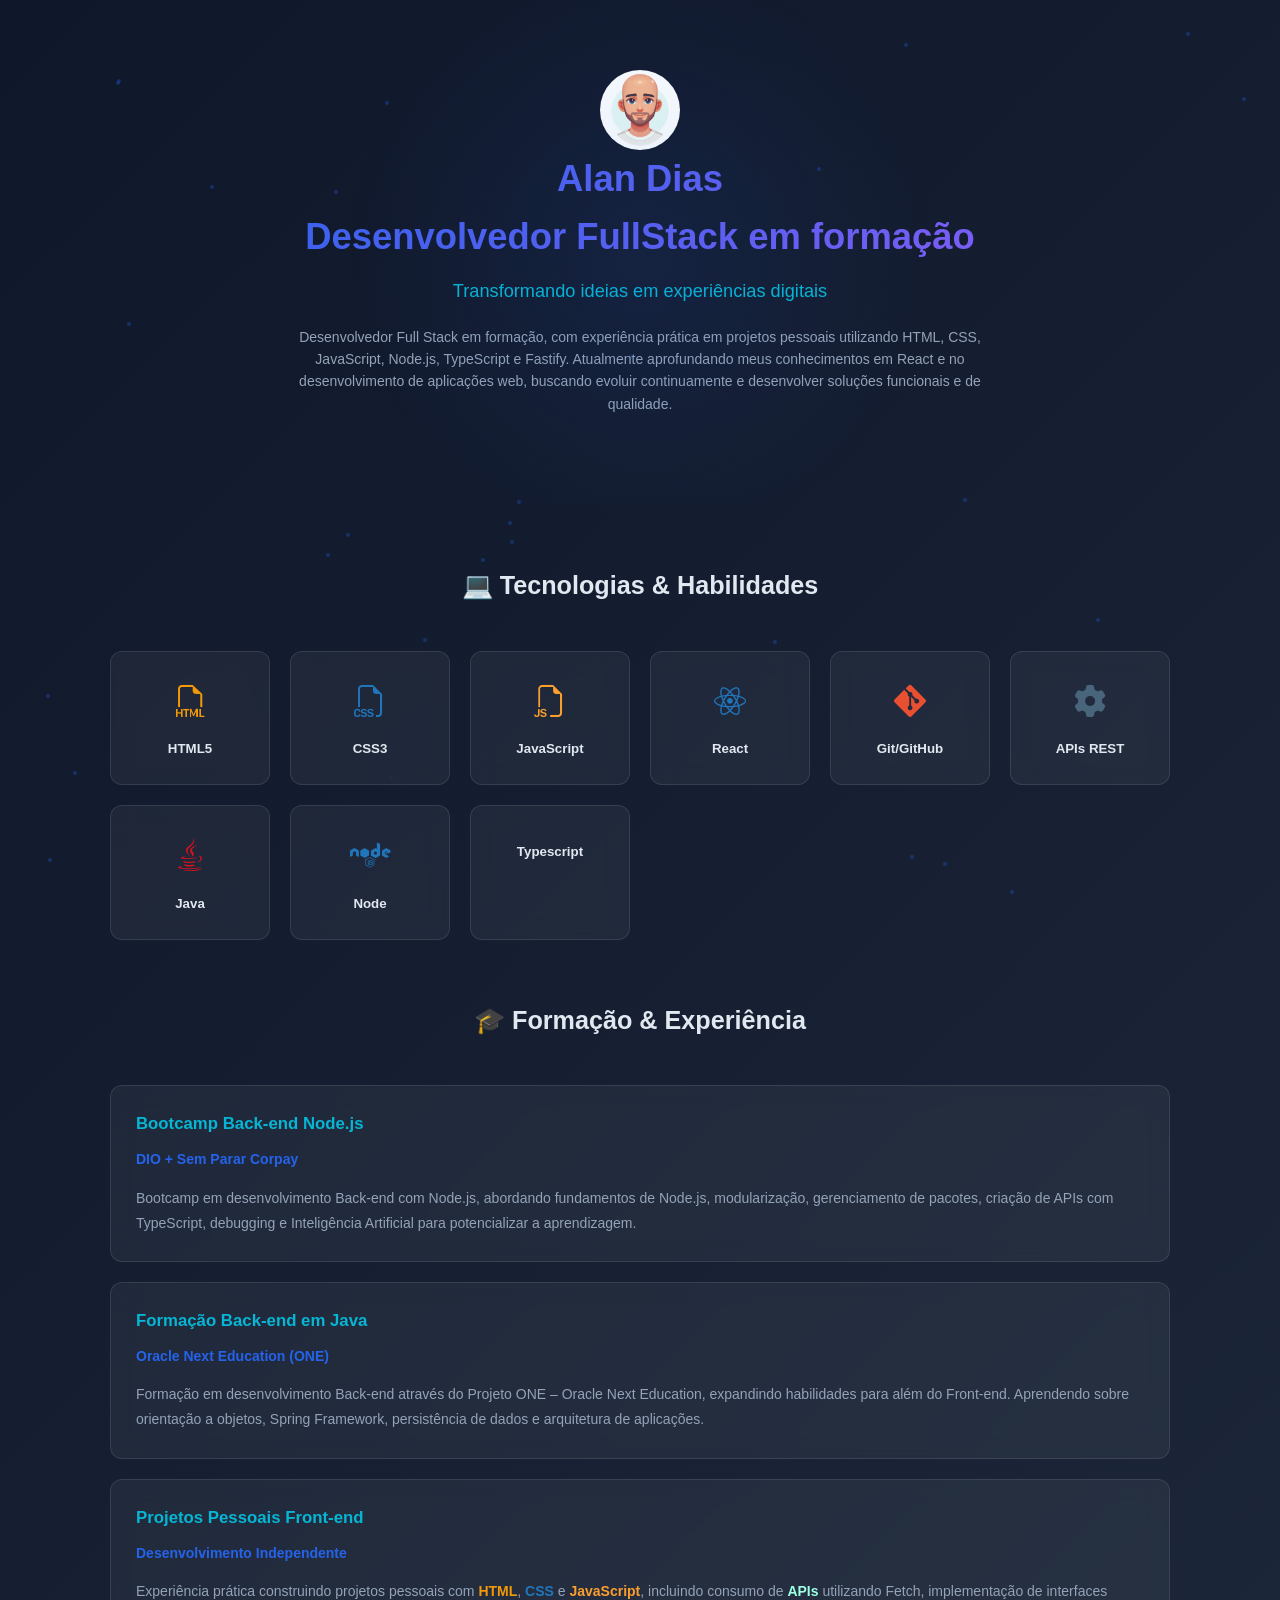
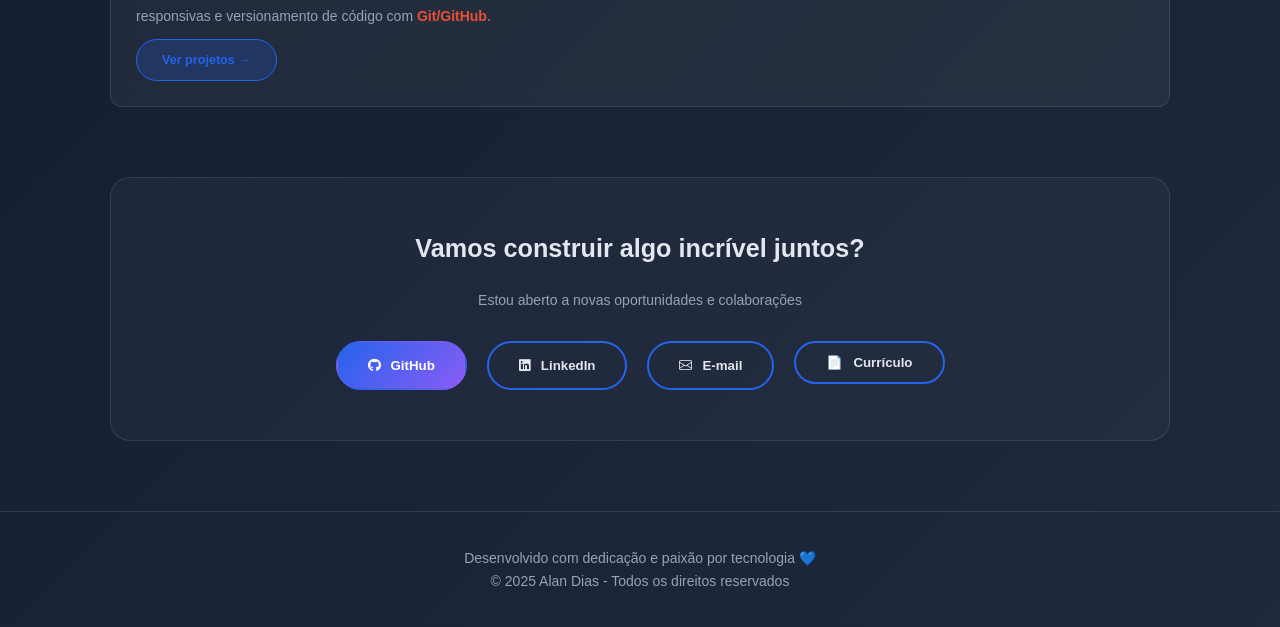
<file: index.html>
<!DOCTYPE html>
<html lang="pt-BR">

<head>
    <meta charset="UTF-8">
    <meta name="viewport" content="width=device-width, initial-scale=1.0">
    <title>Portfólio - Desenvolvedor FullStack em formação</title>
    <link rel="stylesheet" href="https://cdn.jsdelivr.net/npm/bootstrap-icons@1.13.1/font/bootstrap-icons.min.css">
    <link rel="stylesheet" href="https://cdnjs.cloudflare.com/ajax/libs/font-awesome/6.5.0/css/all.min.css">
    <link rel="stylesheet" href="assets/css/style.css">
</head>

<body>
    <div class="particles" id="particles"></div>

    <div class="container">
        <header>
            <div class="header-bg"></div>
            <div class="caixa-imagem">
                <img src="assets/imagens/avatar-02.jpeg" alt="">
            </div>
            <h1><strong>Alan Dias</strong>Desenvolvedor FullStack em formação</h1>
            <p class="subtitle">Transformando ideias em experiências digitais</p>
            <p class="description">
                Desenvolvedor Full Stack em formação, com experiência prática em projetos pessoais utilizando HTML, CSS, JavaScript, Node.js, TypeScript e Fastify. Atualmente aprofundando meus conhecimentos em React e no desenvolvimento de aplicações web, buscando evoluir continuamente e desenvolver soluções funcionais e de qualidade.
            </p>
        </header>

        <section class="section">
            <h2 class="section-title">💻 Tecnologias & Habilidades</h2>
            <div class="skills-grid">
                <div class="skill-card">
                    <div class="skill-icon"><i class="bi bi-filetype-html html"></i></div>
                    <div class="skill-name">HTML5</div>
                </div>
                <div class="skill-card">
                    <div class="skill-icon"><i class="bi bi-filetype-css css"></i></div>
                    <div class="skill-name">CSS3</div>
                </div>
                <div class="skill-card">
                    <div class="skill-icon"><i class="bi bi-filetype-js js"></i></div>
                    <div class="skill-name">JavaScript</div>
                </div>
                <div class="skill-card">
                    <div class="skill-icon"><i class="fa-brands fa-react react"></i></i></div>
                    <div class="skill-name">React</div>
                </div>
                <div class="skill-card">
                    <div class="skill-icon"><i class="bi bi-git git"></i></div>
                    <div class="skill-name">Git/GitHub</div>
                </div>
                <div class="skill-card">
                    <div class="skill-icon"><i class="fa-solid fa-gear api"></i></div>
                    <div class="skill-name">APIs REST</div>
                </div>
                <div class="skill-card">
                    <div class="skill-icon"><i class="fa-brands fa-java java"></i></div>
                    <!-- <div class="skill-icon"><i class="fas fa-mug-hot java"></i></div> -->
                    <div class="skill-name">Java</div>
                </div>
                <div class="skill-card">
                    <div class="skill-icon"><i class="fa-brands fa-node node"></i></div>
                    <div class="skill-name">Node</div>
                </div>
                <div class="skill-card">
                    <div class="skill-icon"><i class="bi bi-typescript"></i></div>
                    <div class="skill-name">Typescript</div>
                </div>
            </div>
        </section>

        <section class="section">
            <h2 class="section-title">🎓 Formação & Experiência</h2>

            <div class="experience-card">
                <h3 class="experience-title">Bootcamp Back-end Node.js</h3>
                <p class="experience-org">DIO + Sem Parar Corpay</p>
                <p class="experience-description">
                    Bootcamp em desenvolvimento Back-end com Node.js, abordando fundamentos de Node.js, modularização,
                    gerenciamento de pacotes, criação de APIs com TypeScript, debugging e Inteligência Artificial para
                    potencializar a aprendizagem.
                </p>
            </div>
            <div class="experience-card">
                <h3 class="experience-title">Formação Back-end em Java</h3>
                <p class="experience-org">Oracle Next Education (ONE)</p>
                <p class="experience-description">
                    Formação em desenvolvimento Back-end através do Projeto ONE – Oracle Next Education, expandindo
                    habilidades para além do Front-end.
                    Aprendendo sobre orientação a objetos, Spring Framework, persistência de dados e arquitetura de
                    aplicações.
                </p>
            </div>

            <div class="experience-card">
                <h3 class="experience-title">Projetos Pessoais Front-end</h3>
                <p class="experience-org">Desenvolvimento Independente</p>
                <p class="experience-description">
                    Experiência prática construindo projetos pessoais com <strong class="destaque-html">HTML</strong>,
                    <strong class="destaque-css">CSS</strong> e <strong class="destaque-js">JavaScript</strong>,
                    incluindo consumo de <strong class="destaque-api">APIs</strong> utilizando Fetch, implementação de
                    interfaces responsivas e versionamento de código com <strong
                        class="destaque-git">Git/GitHub</strong>.
                </p>
                <a href="projetos.html" class="btn-project">
                    Ver projetos →
                </a>
            </div>
        </section>

        <section class="cta-section">
            <h2 class="cta-title">Vamos construir algo incrível juntos?</h2>
            <p class="cta-text">Estou aberto a novas oportunidades e colaborações</p>
            <div class="contact-buttons">
                <a href="https://github.com/AlanPedroD" class="btn btn-primary" target="_blank">
                    <span><i class="fa-brands fa-github"></i></span> GitHub
                </a>
                <a href="https://www.linkedin.com/in/alanpedrodiasdesenvolvedor/" class="btn btn-secondary"
                    target="_blank">
                    <span><i class="fa-brands fa-linkedin"></i></span> LinkedIn
                </a>
                <a href="mailto:alandiaslp@hotmail.com" class="btn btn-secondary">
                    <!-- <span>✉️</span> E-mail -->
                    <span><i class="bi bi-envelope"></i></span> E-mail
                </a>
                <!-- HTML -->
                <div class="curriculo-btn-wrapper">
                    <button class="btn btn-secondary curriculo-btn">
                        <span>📄</span> Currículo
                    </button>
                    <div class="curriculo-opcoes">
                        <a href="assets/imagens/curriculo_alan_dias-nv.pdf" download>
                            ⬇️ Baixar
                        </a>
                        <a href="assets/imagens/curriculo_alan_dias-nv.pdf" target="_blank">
                            👁️ Visualizar
                        </a>
                    </div>
                </div>
            </div>
        </section>
    </div>

    <footer>
        <p>Desenvolvido com dedicação e paixão por tecnologia 💙</p>
        <p>&copy; 2025 Alan Dias - Todos os direitos reservados</p>
    </footer>

    <script>
        // Criar partículas animadas de fundo
        const particlesContainer = document.getElementById('particles');
        const particleCount = 30;

        for (let i = 0; i < particleCount; i++) {
            const particle = document.createElement('div');
            particle.className = 'particle';
            particle.style.left = Math.random() * 100 + '%';
            particle.style.top = Math.random() * 100 + '%';
            particle.style.animationDelay = Math.random() * 6 + 's';
            particle.style.animationDuration = (Math.random() * 4 + 4) + 's';
            particlesContainer.appendChild(particle);
        }

        // Animação suave ao rolar
        const observerOptions = {
            threshold: 0.1,
            rootMargin: '0px 0px -50px 0px'
        };

        const observer = new IntersectionObserver((entries) => {
            entries.forEach(entry => {
                if (entry.isIntersecting) {
                    entry.target.style.opacity = '1';
                    entry.target.style.transform = 'translateY(0)';
                }
            });
        }, observerOptions);

        document.querySelectorAll('.section').forEach(section => {
            section.style.opacity = '0';
            section.style.transform = 'translateY(30px)';
            section.style.transition = 'all 0.8s ease';
            observer.observe(section);
        });

        // Efeito parallax suave nos cards de skill
        document.querySelectorAll('.skill-card').forEach(card => {
            card.addEventListener('mousemove', (e) => {
                const rect = card.getBoundingClientRect();
                const x = e.clientX - rect.left;
                const y = e.clientY - rect.top;

                const centerX = rect.width / 2;
                const centerY = rect.height / 2;

                const rotateX = (y - centerY) / 10;
                const rotateY = (centerX - x) / 10;

                card.style.transform = `translateY(-5px) rotateX(${rotateX}deg) rotateY(${rotateY}deg)`;
            });

            card.addEventListener('mouseleave', () => {
                card.style.transform = 'translateY(0) rotateX(0) rotateY(0)';
            });
        });
    </script>
</body>

</html>
</file>
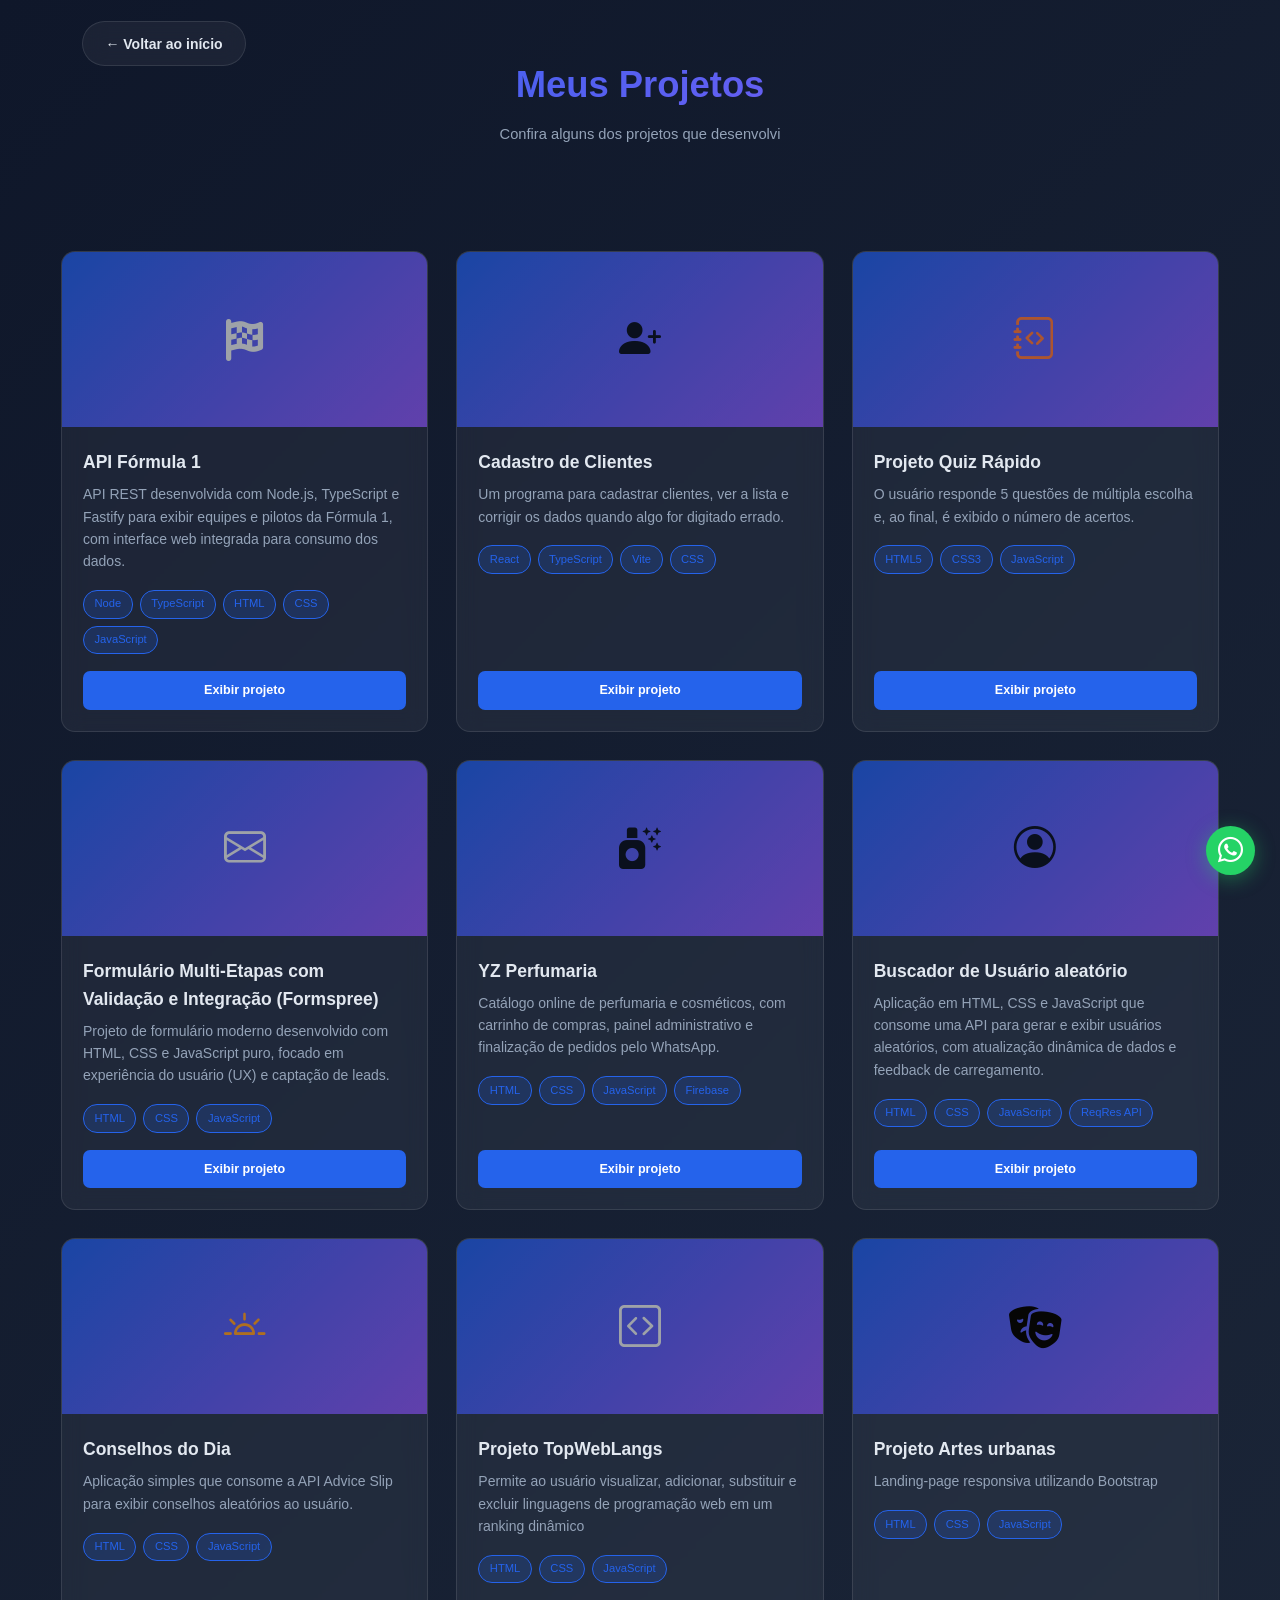
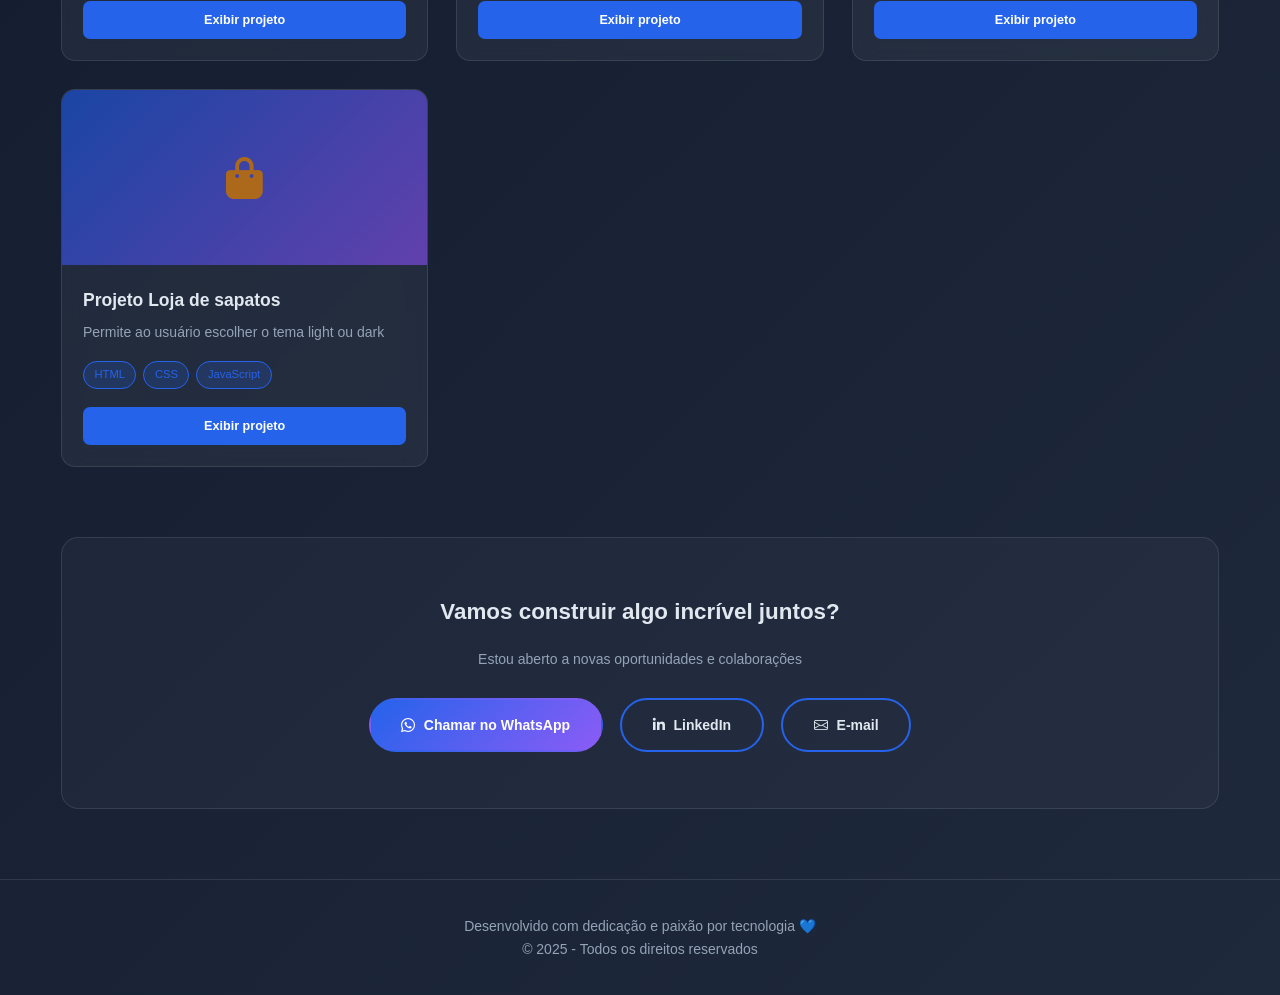
<file: projetos.html>
<!DOCTYPE html>
<html lang="pt-BR">

<head>
    <meta charset="UTF-8">
    <meta name="viewport" content="width=device-width, initial-scale=1.0">
    <title>Meus Projetos - Portfólio</title>
    <link rel="stylesheet" href="https://cdn.jsdelivr.net/npm/bootstrap-icons@1.13.1/font/bootstrap-icons.min.css">
    <link rel="stylesheet" href="https://cdnjs.cloudflare.com/ajax/libs/font-awesome/6.5.0/css/all.min.css">
    <link rel="stylesheet" href="assets/css/projetos.css">

</head>

<body>
    <div class="container">
        <header>
            <a href="index.html" class="back-button">
                ← Voltar ao início
            </a>
            <h1>Meus Projetos</h1>
            <p class="subtitle">Confira alguns dos projetos que desenvolvi</p>
        </header>

        <div class="projects-grid">

            <!-- Projeto 1 -->
            <div class="project-card">
                <div class="project-image"><i class="fa-solid fa-flag-checkered"></i></div>
                <div class="project-content">
                    <h3 class="project-title">API Fórmula 1</h3>
                    <p class="project-description">
                        API REST desenvolvida com Node.js, TypeScript e Fastify para exibir equipes e pilotos da Fórmula 1, com interface web integrada para consumo dos dados.
                    </p>
                    <div class="project-tags">
                        <span class="tag">Node</span>
                        <span class="tag">TypeScript</span>
                        <span class="tag">HTML</span>
                        <span class="tag">CSS</span>
                        <span class="tag">JavaScript</span>
                    </div>
                    <div class="project-links">
                        <a href="https://projeto-api-estudos-dio.onrender.com/" class="project-btn btn-demo"
                            target="_blank">Exibir projeto</a>
                        <!-- <a href="#" class="project-btn btn-code" target="_blank">Código</a> -->
                    </div>
                </div>
            </div>

            <!-- Projeto 2 -->
            <div class="project-card">
                <div class="project-image">
                    <i class="bi bi-person-plus-fill icone-usuario"></i>
                    <!-- <i class="bi bi-person-lines-fill icone-usuario"></i> -->
                     <!-- <i class="bi bi-database-add icone-usuario"></i> -->
                </div>
                <div class="project-content">
                    <h3 class="project-title">Cadastro de Clientes</h3>
                    <p class="project-description">
                        Um programa para cadastrar clientes, ver a lista e corrigir os dados quando algo for digitado errado.
                    </p>
                    <div class="project-tags">
                        <span class="tag">React</span>
                        <span class="tag">TypeScript</span>
                        <span class="tag">Vite</span>
                        <span class="tag">CSS</span>
                    </div>
                    <div class="project-links">
                        <a href="https://alanpedrod.github.io/cadastro-de-clientes-at/" class="project-btn btn-demo"
                            target="_blank">
                            Exibir projeto
                        </a>
                    </div>
                </div>
            </div>

            <!-- Projeto 3 -->
            <div class="project-card">
                <div class="project-image"><i class="bi bi-journal-code icone-caderno"></i></div>
                <div class="project-content">
                    <h3 class="project-title">Projeto Quiz Rápido</h3>
                    <p class="project-description">
                        O usuário responde 5 questões de múltipla escolha e, ao final, é exibido o número de acertos.
                    </p>
                    <div class="project-tags">
                        <span class="tag">HTML5</span>
                        <span class="tag">CSS3</span>
                        <span class="tag">JavaScript</span>
                    </div>
                    <div class="project-links">
                        <a href="https://alanpedrod.github.io/joguinho-quiz/" class="project-btn btn-demo"
                            target="_blank">Exibir projeto</a>
                        <!-- <a href="#" class="project-btn btn-code" target="_blank">Código</a> -->
                    </div>
                </div>
            </div>

            <!-- Projeto 4 -->
            <div class="project-card">
                <div class="project-image"><i class="bi bi-envelope"></i></div>
                <div class="project-content">
                    <h3 class="project-title">Formulário Multi-Etapas com Validação e Integração (Formspree)</h3>
                    <p class="project-description">
                        Projeto de formulário moderno desenvolvido com HTML, CSS e JavaScript puro, focado em experiência do usuário (UX) e captação de leads.
                    </p>
                    <div class="project-tags">
                        <span class="tag">HTML</span>
                        <span class="tag">CSS</span>
                        <span class="tag">JavaScript</span>
                    </div>
                    <div class="project-links">
                        <a href="https://contato-alan-dias.vercel.app/" class="project-btn btn-demo"
                            target="_blank">Exibir projeto</a>
                        <!-- <a href="#" class="project-btn btn-code" target="_blank">Código</a> -->
                    </div>
                </div>
            </div>
            <!-- Projeto 5 -->
            <div class="project-card">
                <div class="project-image"><i class="fa-solid fa-spray-can-sparkles icone-usuario"></i></div>
                <div class="project-content">
                    <h3 class="project-title">YZ Perfumaria</h3>
                    <p class="project-description">
                        Catálogo online de perfumaria e cosméticos, com carrinho de compras, painel administrativo e finalização de pedidos pelo WhatsApp.
                    </p>
                    <div class="project-tags">
                        <span class="tag">HTML</span>
                        <span class="tag">CSS</span>
                        <span class="tag">JavaScript</span>
                        <span class="tag">Firebase</span>
                    </div>
                    <div class="project-links">
                        <a href="https://yz-perfumaria.vercel.app/" class="project-btn btn-demo"
                            target="_blank">Exibir projeto</a>
                        <!-- <a href="#" class="project-btn btn-code" target="_blank">Código</a> -->
                    </div>
                </div>
            </div>

            <!-- Projeto 6 -->
            <div class="project-card">
                <div class="project-image"><i class="bi bi-person-circle icone-usuario"></i></div>
                <div class="project-content">
                    <h3 class="project-title">Buscador de Usuário aleatório</h3>
                    <p class="project-description">
                        Aplicação em HTML, CSS e JavaScript que consome uma API para gerar e exibir usuários aleatórios, com atualização dinâmica de dados e feedback de carregamento.
                    </p>
                    <div class="project-tags">
                        <span class="tag">HTML</span>
                        <span class="tag">CSS</span>
                        <span class="tag">JavaScript</span>
                        <span class="tag">ReqRes API</span>
                    </div>
                    <div class="project-links">
                        <a href="https://alanpedrod.github.io/buscador-de-usuario-aleatorio/" class="project-btn btn-demo"
                            target="_blank">Exibir projeto</a>
                        <!-- <a href="#" class="project-btn btn-code" target="_blank">Código</a> -->
                    </div>
                </div>
            </div>

            <!-- Projeto 7 -->
            <div class="project-card">
                <div class="project-image"><i class="bi bi-brightness-alt-high icone-sol"></i></div>
                <div class="project-content">
                    <h3 class="project-title">Conselhos do Dia</h3>
                    <p class="project-description">
                        Aplicação simples que consome a API Advice Slip para exibir conselhos aleatórios ao usuário.
                    </p>
                    <div class="project-tags">
                        <span class="tag">HTML</span>
                        <span class="tag">CSS</span>
                        <span class="tag">JavaScript</span>
                    </div>
                    <div class="project-links">
                        <a href="https://alanpedrod.github.io/conselhos-do-dia/" class="project-btn btn-demo"
                            target="_blank">Exibir projeto</a>
                        <!-- <a href="#" class="project-btn btn-code" target="_blank">Código</a> -->
                    </div>
                </div>
            </div>

            <!-- Projeto 8 -->
            <div class="project-card">
                <div class="project-image"><i class="bi bi-code-square"></i></div>
                <div class="project-content">
                    <h3 class="project-title">Projeto TopWebLangs</h3>
                    <p class="project-description">
                        Permite ao usuário visualizar, adicionar, substituir e excluir linguagens de programação web em
                        um ranking dinâmico
                    </p>
                    <div class="project-tags">
                        <span class="tag">HTML</span>
                        <span class="tag">CSS</span>
                        <span class="tag">JavaScript</span>
                    </div>
                    <div class="project-links">
                        <a href="https://alanpedrod.github.io/projeto-ranking-linguagens/" class="project-btn btn-demo"
                            target="_blank">Exibir projeto</a>
                        <!-- <a href="#" class="project-btn btn-code" target="_blank">Código</a> -->
                    </div>
                </div>
            </div>

            <!-- Projeto 9 -->
            <div class="project-card">
                <div class="project-image"><i class="fa-solid fa-masks-theater icone-artes"></i></div>
                <div class="project-content">
                    <h3 class="project-title">Projeto Artes urbanas</h3>
                    <p class="project-description">
                        Landing-page responsiva utilizando Bootstrap
                    </p>
                    <div class="project-tags">
                        <span class="tag">HTML</span>
                        <span class="tag">CSS</span>
                        <span class="tag">JavaScript</span>
                    </div>
                    <div class="project-links">
                        <a href="https://alanpedrod.github.io/projeto-artes-urbanas/" class="project-btn btn-demo"
                            target="_blank">Exibir projeto</a>
                        <!-- <a href="#" class="project-btn btn-code" target="_blank">Código</a> -->
                    </div>
                </div>
            </div>

            <!-- Projeto 10 -->
            <div class="project-card">
                <div class="project-image"><i class="fa-solid fa-bag-shopping icone-sacola"></i></div>
                <div class="project-content">
                    <h3 class="project-title">Projeto Loja de sapatos</h3>
                    <p class="project-description">
                        Permite ao usuário escolher o tema light ou dark
                    </p>
                    <div class="project-tags">
                        <span class="tag">HTML</span>
                        <span class="tag">CSS</span>
                        <span class="tag">JavaScript</span>
                    </div>
                    <div class="project-links">
                        <a href="https://alanpedrod.github.io/loja-de-sapatos-light-dark-theme/"
                            class="project-btn btn-demo" target="_blank">Exibir projeto</a>
                        <!-- <a href="#" class="project-btn btn-code" target="_blank">Código</a> -->
                    </div>
                </div>
            </div>
        </div>

        <section class="cta-section">
            <h2 class="cta-title">Vamos construir algo incrível juntos?</h2>
            <p class="cta-text">Estou aberto a novas oportunidades e colaborações</p>
            <div class="contact-buttons">
                <a href="https://wa.me/5582996429077?text=Olá!%20Vi%20seu%20portfólio%20e%20gostaria%20de%20conversar"
                    class="btn btn-primary" target="_blank">
                    <span><i class="bi bi-whatsapp"></i></span> Chamar no WhatsApp
                </a>
                <a href="https://linkedin.com/in/seu-perfil" class="btn btn-secondary" target="_blank">
                    <!-- <span><i class="bi bi-linkedin"></i></span> LinkedIn -->
                    <span><i class="fa-brands fa-linkedin-in"></i></span> LinkedIn
                </a>
                <a href="mailto:seu-email@example.com" class="btn btn-secondary">
                    <span><i class="bi bi-envelope"></i></span> E-mail
                </a>
            </div>
        </section>
    </div>

    <footer>
        <p>Desenvolvido com dedicação e paixão por tecnologia 💙</p>
        <p>&copy; 2025 - Todos os direitos reservados</p>
    </footer>

    <!-- Botão WhatsApp Fixo -->
    <a href="https://wa.me/5582996429077?text=Olá!%20Vi%20seu%20portfólio%20e%20gostaria%20de%20conversar"
        class="whatsapp-float" target="_blank" title="Fale comigo no WhatsApp">
        <i class="bi bi-whatsapp"></i>
    </a>

</body>

</html>
</file>
<file: assets/css/style.css>
* {
    margin: 0;
    padding: 0;
    box-sizing: border-box;
}

:root {
    --primary: #2563eb;
    --primary-dark: #1e40af;
    --secondary: #8b5cf6;
    --dark: #0f172a;
    --dark-light: #1e293b;
    --text: #e2e8f0;
    --text-muted: #94a3b8;
    --accent: #06b6d4;
}

/* 🔹 Ajuste global para simular zoom 80% */
html {
    font-size: 14px;
}

body {
    font-family: 'Segoe UI', Tahoma, Geneva, Verdana, sans-serif;
    background: linear-gradient(135deg, var(--dark) 0%, var(--dark-light) 100%);
    color: var(--text);
    line-height: 1.6;
    overflow-x: hidden;
    -webkit-font-smoothing: antialiased;
    -moz-osx-font-smoothing: grayscale;
}

.container {
    max-width: 1100px; /* 🔹 levemente reduzido para equilíbrio */
    margin: 0 auto;
    padding: 0 20px;
}

header {
    padding: 70px 0 50px;
    text-align: center;
    position: relative;
}

.header-bg {
    position: absolute;
    top: 0;
    left: 0;
    width: 100%;
    height: 100%;
    background: radial-gradient(circle at 50% 50%, rgba(37, 99, 235, 0.1) 0%, transparent 50%);
    pointer-events: none;
}

.container h1 {
    display: flex;
    flex-direction: column;
    font-size: 2.6rem; /* 🔹 levemente reduzido */
    margin-bottom: 10px;
    background: linear-gradient(135deg, var(--primary) 0%, var(--secondary) 100%);
    -webkit-background-clip: text;
    -webkit-text-fill-color: transparent;
    background-clip: text;
    animation: fadeInDown 0.8s ease;
}

.caixa-imagem {
    width: 80px;
    height: 80px;
    display: flex;
    justify-content: center;
    align-items: center;
    margin: 0 auto;
}

.caixa-imagem img {
    width: 100%;
    border-radius: 50%;
}

.subtitle {
    font-size: 1.3rem;
    color: var(--accent);
    margin-bottom: 20px;
    animation: fadeInUp 0.8s ease 0.2s backwards;
}

.description {
    max-width: 700px;
    margin: 0 auto 40px;
    color: var(--text-muted);
    font-size: 1rem;
    animation: fadeInUp 0.8s ease 0.4s backwards;
}

.section {
    margin: 60px 0;
    animation: fadeIn 1s ease;
}

.section-title {
    font-size: 1.8rem;
    margin-bottom: 30px;
    color: var(--text);
    position: relative;
    padding-bottom: 15px;
    display: flex;
    justify-content: center;
    align-items: center;
    text-align: center;
}

.skills-grid {
    display: grid;
    grid-template-columns: repeat(auto-fit, minmax(150px, 1fr));
    gap: 20px;
    margin-top: 30px;
}

.skill-card {
    background: rgba(255, 255, 255, 0.05);
    backdrop-filter: blur(10px);
    border: 1px solid rgba(255, 255, 255, 0.1);
    border-radius: 12px;
    padding: 25px 20px;
    text-align: center;
    transition: all 0.3s ease;
    cursor: pointer;
}

.skill-card:hover {
    transform: translateY(-5px);
    background: rgba(255, 255, 255, 0.08);
    border-color: var(--primary);
    box-shadow: 0 10px 30px rgba(37, 99, 235, 0.3);
}

.skill-icon {
    font-size: 2.3rem;
    margin-bottom: 10px;
}
.skill-icon .html { color: #F19908; }
.skill-icon .css { color: #2176BB; }
.skill-icon .js { color: #FA9F2E; }
.skill-icon .git { color: #E94F31; }
.skill-icon .api { color: #48657C; }
.skill-icon .java { color: #DF111E; }
.skill-icon .react { color: #2176BB; }
.skill-icon .node { color: #2176BB; }
.skill-icon .type { color: #E94F31; }

.skill-name {
    font-size: 0.95rem;
    font-weight: 600;
    color: var(--text);
}

.experience-card {
    background: rgba(255, 255, 255, 0.05);
    backdrop-filter: blur(10px);
    border: 1px solid rgba(255, 255, 255, 0.1);
    border-radius: 12px;
    padding: 25px;
    margin-bottom: 20px;
    transition: all 0.3s ease;
}

.experience-card:hover {
    background: rgba(255, 255, 255, 0.08);
    border-color: var(--secondary);
}

.experience-title {
    font-size: 1.2rem;
    color: var(--accent);
    margin-bottom: 10px;
}

.experience-org {
    font-size: 1rem;
    color: var(--primary);
    margin-bottom: 15px;
    font-weight: 600;
}

.experience-description {
    color: var(--text-muted);
    line-height: 1.8;
}
.experience-description .destaque-html { color: #F19908; }
.experience-description .destaque-css { color: #2176BB; }
.experience-description .destaque-js { color: #FA9F2E; }
.experience-description .destaque-api { color: #9BFFE1; }
.experience-description .destaque-git { color: #E94F31; }

.cta-section {
    text-align: center;
    padding: 50px 0;
    margin: 70px 0;
    background: rgba(255, 255, 255, 0.03);
    border-radius: 20px;
    border: 1px solid rgba(255, 255, 255, 0.1);
}

.cta-title {
    font-size: 1.8rem;
    margin-bottom: 20px;
    color: var(--text);
}

.cta-text {
    color: var(--text-muted);
    margin-bottom: 30px;
    font-size: 1rem;
}

.btn-project {
    display: inline-block;
    padding: 10px 25px;
    background: rgba(37, 99, 235, 0.2);
    color: var(--primary);
    text-decoration: none;
    border-radius: 25px;
    border: 1px solid var(--primary);
    font-weight: 600;
    font-size: 0.9rem;
    transition: all 0.3s ease;
    margin-top: 10px;
}

.btn-project:hover {
    background: var(--primary);
    color: white;
    transform: translateY(5px);
}

.contact-buttons {
    display: flex;
    gap: 20px;
    justify-content: center;
    flex-wrap: wrap;
}

.btn {
    padding: 12px 30px;
    border-radius: 50px;
    text-decoration: none;
    font-weight: 600;
    font-size: 0.95rem;
    transition: all 0.3s ease;
    display: inline-flex;
    align-items: center;
    gap: 10px;
    border: 2px solid transparent;
}

.btn-primary {
    background: linear-gradient(135deg, var(--primary) 0%, var(--secondary) 100%);
    color: white;
}

.btn-primary:hover {
    transform: translateY(-3px);
    box-shadow: 0 10px 30px rgba(37, 99, 235, 0.4);
}

.btn-secondary {
    background: transparent;
    color: var(--text);
    border-color: var(--primary);
    cursor: pointer;
}

.btn-secondary:hover {
    background: var(--primary);
    transform: translateY(-3px);
}

footer {
    text-align: center;
    padding: 35px 0;
    color: var(--text-muted);
    border-top: 1px solid rgba(255, 255, 255, 0.1);
    margin-top: 50px;
}

.particles {
    position: fixed;
    top: 0;
    left: 0;
    width: 100%;
    height: 100%;
    pointer-events: none;
    z-index: -1;
}

.particle {
    position: absolute;
    width: 4px;
    height: 4px;
    background: var(--primary);
    border-radius: 50%;
    opacity: 0.3;
    animation: float 6s infinite ease-in-out;
}

@keyframes float {
    0%, 100% { transform: translateY(0) translateX(0); }
    50% { transform: translateY(-30px) translateX(20px); }
}

@keyframes fadeInDown {
    from { opacity: 0; transform: translateY(-30px); }
    to { opacity: 1; transform: translateY(0); }
}

@keyframes fadeInUp {
    from { opacity: 0; transform: translateY(30px); }
    to { opacity: 1; transform: translateY(0); }
}

@keyframes fadeIn {
    from { opacity: 0; }
    to { opacity: 1; }
}

@media (max-width: 768px) {
    h1 {
        font-size: 2rem;
    }

    .subtitle {
        font-size: 1.2rem;
    }

    .skills-grid {
        grid-template-columns: repeat(auto-fit, minmax(120px, 1fr));
    }

    .contact-buttons {
        flex-direction: column;
        align-items: center;
    }

    .btn {
        width: 100%;
        max-width: 300px;
        justify-content: center;
    }
}


/* CSS CURRÍCULO*/
.curriculo-btn-wrapper {
  position: relative;
  display: inline-block;
}

.curriculo-opcoes {
  display: none;
  position: absolute;
  top: 100%;
  left: 50%;
  transform: translateX(-50%);
  background: #fff;
  border: 1px solid #ddd;
  border-radius: 8px;
  box-shadow: 0 4px 12px rgba(0,0,0,0.15);
  overflow: hidden;
  z-index: 100;
  min-width: 160px;
  margin-top: 6px;
}

.curriculo-opcoes a {
  display: block;
  padding: 10px 16px;
  text-decoration: none;
  color: #333;
  font-size: 14px;
  transition: background 0.2s;
  white-space: nowrap;
}

.curriculo-opcoes a:hover {
  background: #f0f0f0;
}

.curriculo-btn-wrapper:hover .curriculo-opcoes {
  display: block;
}
</file>
<file: assets/css/projetos.css>
* {
  margin: 0;
  padding: 0;
  box-sizing: border-box;
}

/* Escala global: simula 80% de zoom mantendo o padrão de 100% nos navegadores */
html {
  font-size: 14px; /* Reduz de 16px (padrão) → ~80% da escala visual */
}

:root {
  --primary: #2563eb;
  --primary-dark: #1e40af;
  --secondary: #8b5cf6;
  --dark: #0f172a;
  --dark-light: #1e293b;
  --text: #e2e8f0;
  --text-muted: #94a3b8;
  --accent: #06b6d4;
  --whatsapp: #25D366;
}

body {
  font-family: 'Segoe UI', Tahoma, Geneva, Verdana, sans-serif;
  background: linear-gradient(135deg, var(--dark) 0%, var(--dark-light) 100%);
  color: var(--text);
  line-height: 1.6;
  overflow-x: hidden;
}

.container {
  max-width: 1200px;
  margin: 0 auto;
  padding: 0 1.5rem;
}

header {
  padding: 4rem 0 2.5rem;
  text-align: center;
  position: relative;
}

.back-button {
  position: absolute;
  top: 1.5rem;
  left: 1.5rem;
  padding: 0.75rem 1.6rem;
  background: rgba(255, 255, 255, 0.05);
  backdrop-filter: blur(10px);
  border: 1px solid rgba(255, 255, 255, 0.1);
  border-radius: 50px;
  color: var(--text);
  text-decoration: none;
  font-weight: 600;
  transition: all 0.3s ease;
  display: inline-flex;
  align-items: center;
  gap: 0.5rem;
}

.back-button:hover {
  background: var(--primary);
  border-color: var(--primary);
  transform: translateX(-5px);
}

h1 {
  font-size: 2.6rem;
  margin-bottom: 0.6rem;
  background: linear-gradient(135deg, var(--primary) 0%, var(--secondary) 100%);
  -webkit-background-clip: text;
  -webkit-text-fill-color: transparent;
  background-clip: text;
  animation: fadeInDown 0.8s ease;
}

.subtitle {
  font-size: 1.05rem;
  color: var(--text-muted);
  margin-bottom: 2.5rem;
  animation: fadeInUp 0.8s ease 0.2s backwards;
}

.projects-grid {
  display: grid;
  grid-template-columns: repeat(auto-fill, minmax(22rem, 1fr));
  gap: 2rem;
  margin: 2.5rem 0 5rem;
}

.project-card {
  display: flex;
  flex-direction: column;
  background: rgba(255, 255, 255, 0.05);
  backdrop-filter: blur(10px);
  border: 1px solid rgba(255, 255, 255, 0.1);
  border-radius: 1rem;
  overflow: hidden;
  transition: all 0.3s ease;
  animation: fadeIn 0.8s ease backwards;
}

.project-card .icone-sol { color: #FA9F2E; }
.project-card .icone-usuario { color: #0f172a; }
.project-card .icone-caderno { color: #F87A43; }
.project-card .icone-sacola { color: #F89626; }
.project-card .icone-artes { color: #080808; }

.project-card:nth-child(1) { animation-delay: 0.1s; }
.project-card:nth-child(2) { animation-delay: 0.2s; }
.project-card:nth-child(3) { animation-delay: 0.3s; }
.project-card:nth-child(4) { animation-delay: 0.4s; }
.project-card:nth-child(5) { animation-delay: 0.5s; }
.project-card:nth-child(6) { animation-delay: 0.6s; }

.project-card:hover {
  transform: translateY(-10px);
  border-color: var(--primary);
  box-shadow: 0 20px 40px rgba(37, 99, 235, 0.3);
}

.project-image {
  width: 100%;
  height: 12.5rem;
  background: linear-gradient(135deg, var(--primary) 0%, var(--secondary) 100%);
  display: flex;
  align-items: center;
  justify-content: center;
  font-size: 3rem;
  position: relative;
  overflow: hidden;
}

.project-image::after {
  content: '';
  position: absolute;
  inset: 0;
  background: rgba(0, 0, 0, 0.3);
}

.project-content {
  padding: 1.5rem;
  display: flex;
  flex-direction: column;
  flex: 1;
}

.project-title {
  font-size: 1.25rem;
  color: var(--text);
  margin-bottom: 0.5rem;
  font-weight: 700;
}

.project-description {
  color: var(--text-muted);
  margin-bottom: 1.25rem;
  line-height: 1.6;
}

.project-tags {
  display: flex;
  flex-wrap: wrap;
  gap: 0.5rem;
  margin-bottom: 1.25rem;
}

.tag {
  padding: 0.3rem 0.75rem;
  background: rgba(37, 99, 235, 0.2);
  border: 1px solid var(--primary);
  border-radius: 1rem;
  font-size: 0.8rem;
  color: var(--primary);
}

.project-links {
  display: flex;
  gap: 0.75rem;
  margin-top: auto;
}

.project-btn {
  flex: 1;
  padding: 0.65rem 1.25rem;
  text-align: center;
  text-decoration: none;
  border-radius: 0.5rem;
  font-weight: 600;
  transition: all 0.3s ease;
  font-size: 0.9rem;
}

.btn-demo {
  background: var(--primary);
  color: white;
}

.btn-demo:hover {
  background: var(--primary-dark);
  transform: translateY(-2px);
}

.btn-code {
  background: transparent;
  color: var(--text);
  border: 1px solid rgba(255, 255, 255, 0.2);
}

.btn-code:hover {
  background: rgba(255, 255, 255, 0.1);
  border-color: var(--text);
}

.cta-section {
  text-align: center;
  padding: 4rem 0;
  margin: 5rem 0;
  background: rgba(255, 255, 255, 0.03);
  border-radius: 1.25rem;
  border: 1px solid rgba(255, 255, 255, 0.1);
}

.cta-title {
  font-size: 1.6rem;
  margin-bottom: 1.25rem;
  color: var(--text);
}

.cta-text {
  color: var(--text-muted);
  margin-bottom: 2rem;
  font-size: 1rem;
}

.contact-buttons {
  display: flex;
  gap: 1.25rem;
  justify-content: center;
  flex-wrap: wrap;
}

.btn {
  padding: 1rem 2.2rem;
  border-radius: 50px;
  text-decoration: none;
  font-weight: 600;
  font-size: 1rem;
  transition: all 0.3s ease;
  display: inline-flex;
  align-items: center;
  gap: 0.6rem;
  border: 2px solid transparent;
}

.btn-primary {
  background: linear-gradient(135deg, var(--primary) 0%, var(--secondary) 100%);
  color: white;
}

.btn-primary:hover {
  transform: translateY(-3px);
  box-shadow: 0 10px 30px rgba(37, 99, 235, 0.4);
}

.btn-secondary {
  background: transparent;
  color: var(--text);
  border-color: var(--primary);
}

.btn-secondary:hover {
  background: var(--primary);
  transform: translateY(-3px);
}

footer {
  text-align: center;
  padding: 2.5rem 0;
  color: var(--text-muted);
  border-top: 1px solid rgba(255, 255, 255, 0.1);
  margin-top: 3.5rem;
}

/* Botão WhatsApp Fixo */
.whatsapp-float {
  position: fixed;
  bottom: 1.8rem;
  right: 1.8rem;
  width: 3.5rem;
  height: 3.5rem;
  background: var(--whatsapp);
  color: white;
  border-radius: 50%;
  display: flex;
  align-items: center;
  justify-content: center;
  font-size: 1.8rem;
  text-decoration: none;
  box-shadow: 0 4px 20px rgba(37, 211, 102, 0.4);
  transition: all 0.3s ease;
  z-index: 1000;
  animation: pulse 2s infinite;
}

.whatsapp-float:hover {
  transform: scale(1.1);
  box-shadow: 0 6px 30px rgba(37, 211, 102, 0.6);
}

@keyframes pulse {
  0%, 100% { box-shadow: 0 4px 20px rgba(37, 211, 102, 0.4); }
  50% { box-shadow: 0 4px 30px rgba(37, 211, 102, 0.7); }
}

@keyframes fadeInDown {
  from { opacity: 0; transform: translateY(-30px); }
  to { opacity: 1; transform: translateY(0); }
}

@keyframes fadeInUp {
  from { opacity: 0; transform: translateY(30px); }
  to { opacity: 1; transform: translateY(0); }
}

@keyframes fadeIn {
  from { opacity: 0; }
  to { opacity: 1; }
}

/* Responsividade */
@media (max-width: 768px) {
  h1 { font-size: 2rem; }
  /* .projects-grid { grid-template-columns: 1fr; } */
  .projects-grid { 
    grid-template-columns: repeat(auto-fill, minmax(18rem, 1fr));
  }
  .back-button { position: static; margin-bottom: 1.25rem; }
  .contact-buttons { flex-direction: column; align-items: center; }
  .btn { width: 100%; max-width: 18rem; justify-content: center; }
  .whatsapp-float { bottom: 1.2rem; right: 1.2rem; width: 3rem; height: 3rem; font-size: 1.6rem; }
}
</file>
